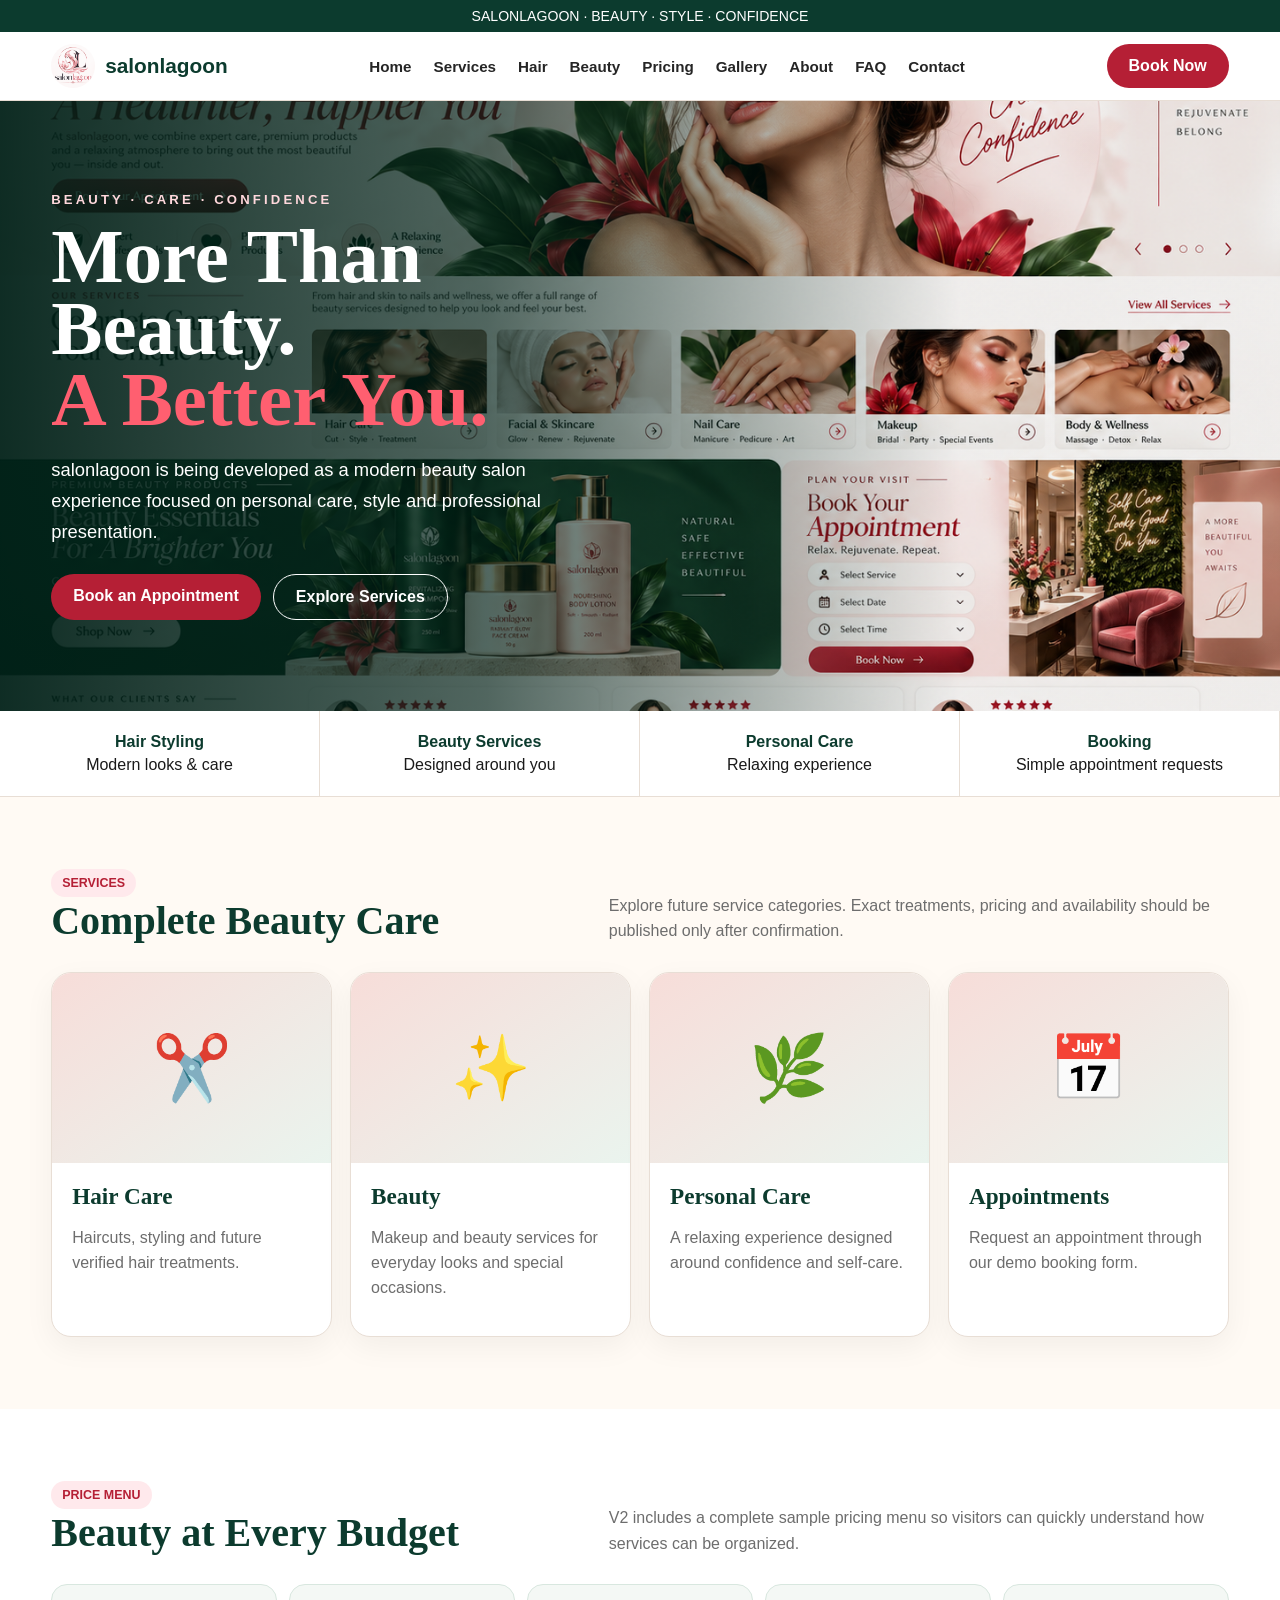
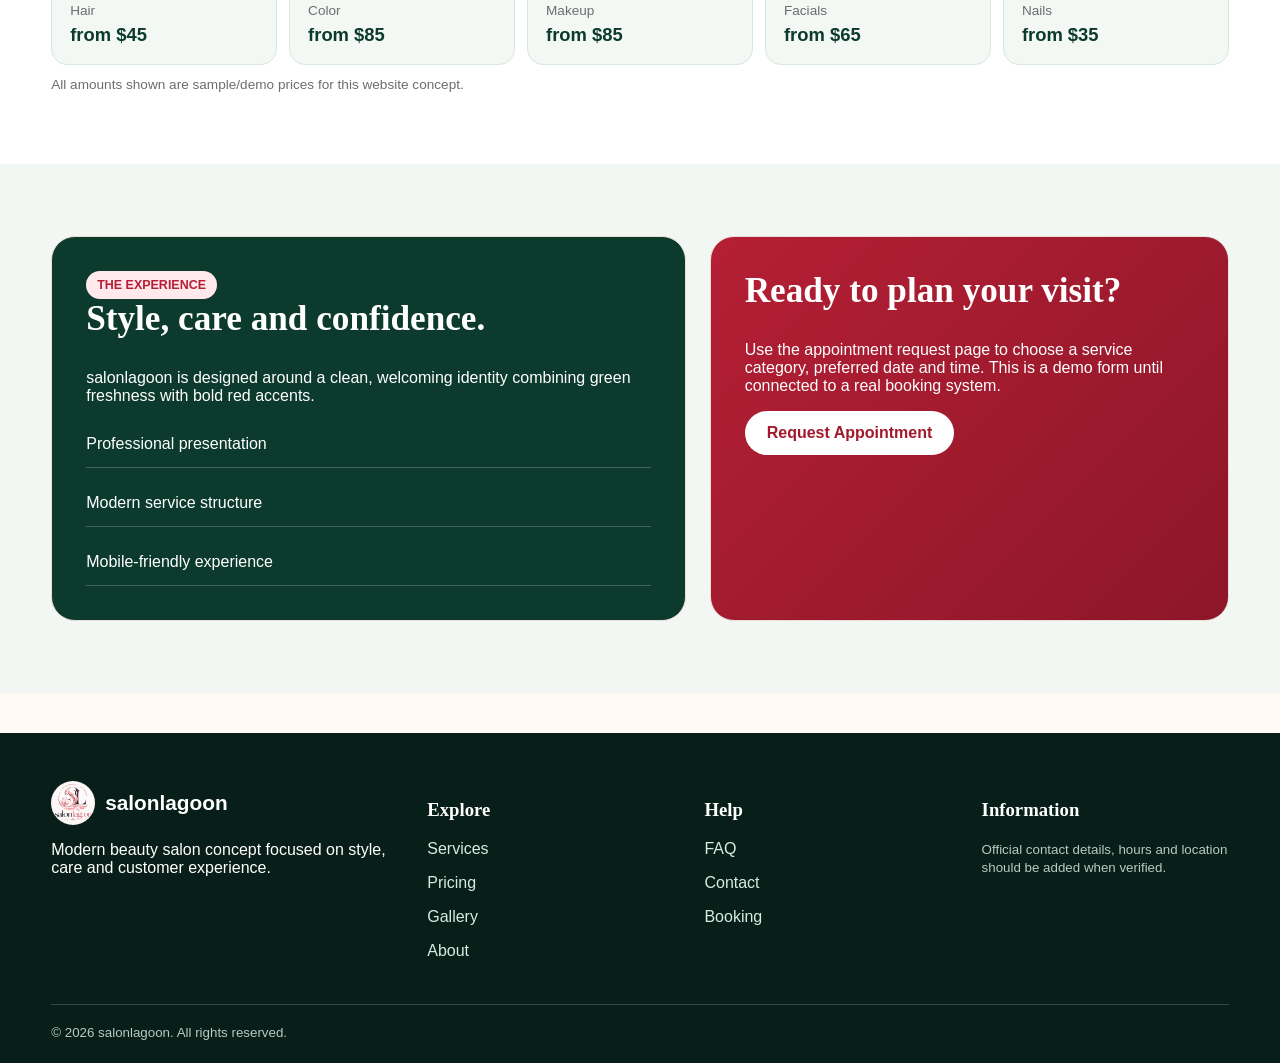
<file: index.html>
<!doctype html><html lang="en"><head><meta charset="utf-8"><meta name="viewport" content="width=device-width,initial-scale=1"><title>salonlagoon | Beauty Salon</title><meta name="description" content="Modern beauty salon focused on hair styling, personal care and beauty services."><link rel="icon" href="favicon.png"><link rel="stylesheet" href="styles.css"></head><body>
<div class="topbar">SALONLAGOON · BEAUTY · STYLE · CONFIDENCE</div><nav class="nav"><div class="wrap"><a class="brand" href="index.html"><img src="assets/logo.png" alt="salonlagoon logo">salonlagoon</a><div class="menu"><a href="index.html">Home</a><a href="services.html">Services</a><a href="hair.html">Hair</a><a href="beauty.html">Beauty</a><a href="pricing.html">Pricing</a><a href="gallery.html">Gallery</a><a href="about.html">About</a><a href="faq.html">FAQ</a><a href="contact.html">Contact</a></div><a class="btn btn-red" href="booking.html">Book Now</a></div></nav>
<section class="hero"><div class="wrap"><div class="hero-card"><div class="eyebrow">Beauty · Care · Confidence</div><h1>More Than Beauty.<br><span>A Better You.</span></h1><p>salonlagoon is being developed as a modern beauty salon experience focused on personal care, style and professional presentation.</p><div class="hero-actions"><a class="btn btn-red" href="booking.html">Book an Appointment</a><a class="btn btn-outline" style="border-color:#fff;color:#fff" href="services.html">Explore Services</a></div></div></div></section>
<section class="strip"><div><strong>Hair Styling</strong><span>Modern looks & care</span></div><div><strong>Beauty Services</strong><span>Designed around you</span></div><div><strong>Personal Care</strong><span>Relaxing experience</span></div><div><strong>Booking</strong><span>Simple appointment requests</span></div></section>
<section class="section"><div class="wrap"><div class="section-title"><div><span class="badge">SERVICES</span><h2>Complete Beauty Care</h2></div><p>Explore future service categories. Exact treatments, pricing and availability should be published only after confirmation.</p></div><div class="cards"><article class="card"><div class="card-media">✂️</div><div class="card-body"><h3>Hair Care</h3><p>Haircuts, styling and future verified hair treatments.</p></div></article><article class="card"><div class="card-media">✨</div><div class="card-body"><h3>Beauty</h3><p>Makeup and beauty services for everyday looks and special occasions.</p></div></article><article class="card"><div class="card-media">🌿</div><div class="card-body"><h3>Personal Care</h3><p>A relaxing experience designed around confidence and self-care.</p></div></article><article class="card"><div class="card-media">📅</div><div class="card-body"><h3>Appointments</h3><p>Request an appointment through our demo booking form.</p></div></article></div></div></section>
<section class="section pricing-preview"><div class="wrap"><div class="section-title"><div><span class="badge">PRICE MENU</span><h2>Beauty at Every Budget</h2></div><p>V2 includes a complete sample pricing menu so visitors can quickly understand how services can be organized.</p></div><div class="price-chips"><a href="pricing.html"><span>Hair</span><strong>from $45</strong></a><a href="pricing.html"><span>Color</span><strong>from $85</strong></a><a href="pricing.html"><span>Makeup</span><strong>from $85</strong></a><a href="pricing.html"><span>Facials</span><strong>from $65</strong></a><a href="pricing.html"><span>Nails</span><strong>from $35</strong></a></div><div class="pricing-disclaimer">All amounts shown are sample/demo prices for this website concept.</div></div></section><section class="section" style="background:#f3f7f4"><div class="wrap split"><div class="panel dark"><span class="badge">THE EXPERIENCE</span><h2>Style, care and confidence.</h2><p>salonlagoon is designed around a clean, welcoming identity combining green freshness with bold red accents.</p><div class="list"><div>Professional presentation</div><div>Modern service structure</div><div>Mobile-friendly experience</div></div></div><div class="panel red"><h2>Ready to plan your visit?</h2><p>Use the appointment request page to choose a service category, preferred date and time. This is a demo form until connected to a real booking system.</p><a class="btn" style="background:white;color:#a3182d" href="booking.html">Request Appointment</a></div></div></section>
<footer class="footer"><div class="wrap footer-grid"><div><a class="brand" style="color:#fff" href="index.html"><img src="assets/logo.png">salonlagoon</a><p>Modern beauty salon concept focused on style, care and customer experience.</p></div><div><h3>Explore</h3><p><a href="services.html">Services</a></p><p><a href="pricing.html">Pricing</a></p><p><a href="gallery.html">Gallery</a></p><p><a href="about.html">About</a></p></div><div><h3>Help</h3><p><a href="faq.html">FAQ</a></p><p><a href="contact.html">Contact</a></p><p><a href="booking.html">Booking</a></p></div><div><h3>Information</h3><small>Official contact details, hours and location should be added when verified.</small></div></div><div class="wrap" style="margin-top:28px;border-top:1px solid #2d4d43;padding-top:18px"><small>© <span id="year"></span> salonlagoon. All rights reserved.</small></div></footer><script src="script.js"></script></body></html>
</file>
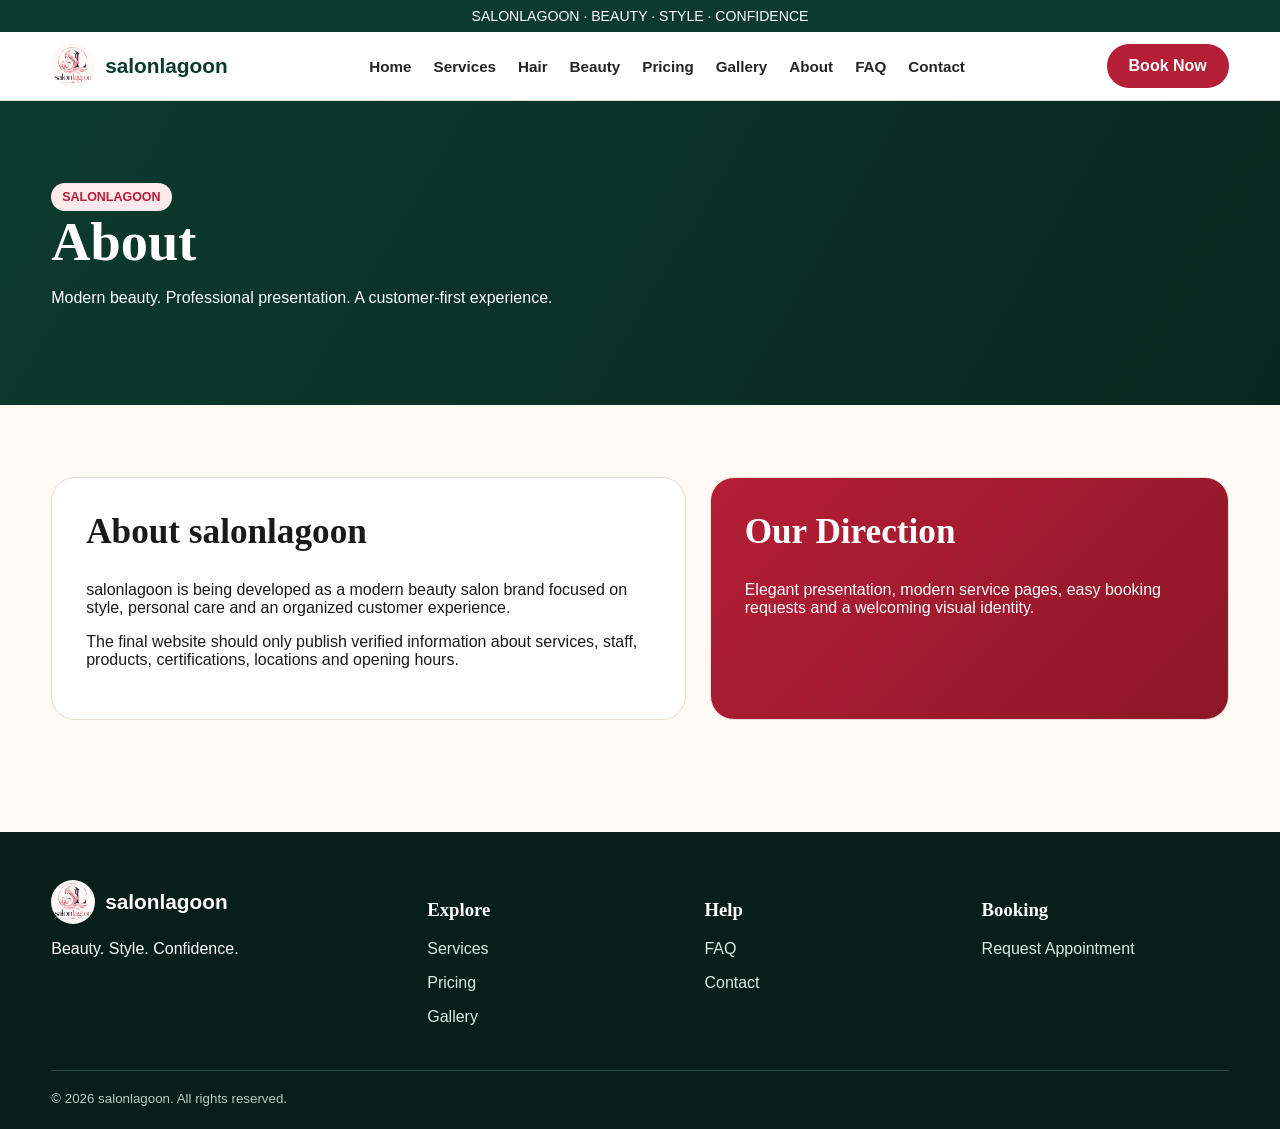
<file: about.html>
<!doctype html><html lang="en"><head><meta charset="utf-8"><meta name="viewport" content="width=device-width,initial-scale=1"><title>About | salonlagoon</title><link rel="icon" href="favicon.png"><link rel="stylesheet" href="styles.css"></head><body><div class="topbar">SALONLAGOON · BEAUTY · STYLE · CONFIDENCE</div><nav class="nav"><div class="wrap"><a class="brand" href="index.html"><img src="assets/logo.png" alt="salonlagoon logo">salonlagoon</a><div class="menu"><a href="index.html">Home</a><a href="services.html">Services</a><a href="hair.html">Hair</a><a href="beauty.html">Beauty</a><a href="pricing.html">Pricing</a><a href="gallery.html">Gallery</a><a href="about.html">About</a><a href="faq.html">FAQ</a><a href="contact.html">Contact</a></div><a class="btn btn-red" href="booking.html">Book Now</a></div></nav><section class="page-hero"><div class="wrap"><span class="badge">SALONLAGOON</span><h1>About</h1><p>Modern beauty. Professional presentation. A customer-first experience.</p></div></section><main class="section"><div class="wrap"><div class="split"><div class="panel"><h2>About salonlagoon</h2><p>salonlagoon is being developed as a modern beauty salon brand focused on style, personal care and an organized customer experience.</p><p>The final website should only publish verified information about services, staff, products, certifications, locations and opening hours.</p></div><div class="panel red"><h2>Our Direction</h2><p>Elegant presentation, modern service pages, easy booking requests and a welcoming visual identity.</p></div></div></div></main><footer class="footer"><div class="wrap footer-grid"><div><a class="brand" style="color:#fff" href="index.html"><img src="assets/logo.png">salonlagoon</a><p>Beauty. Style. Confidence.</p></div><div><h3>Explore</h3><p><a href="services.html">Services</a></p><p><a href="pricing.html">Pricing</a></p><p><a href="gallery.html">Gallery</a></p></div><div><h3>Help</h3><p><a href="faq.html">FAQ</a></p><p><a href="contact.html">Contact</a></p></div><div><h3>Booking</h3><p><a href="booking.html">Request Appointment</a></p></div></div><div class="wrap" style="margin-top:28px;border-top:1px solid #2d4d43;padding-top:18px"><small>© <span id="year"></span> salonlagoon. All rights reserved.</small></div></footer><script src="script.js"></script></body></html>
</file>
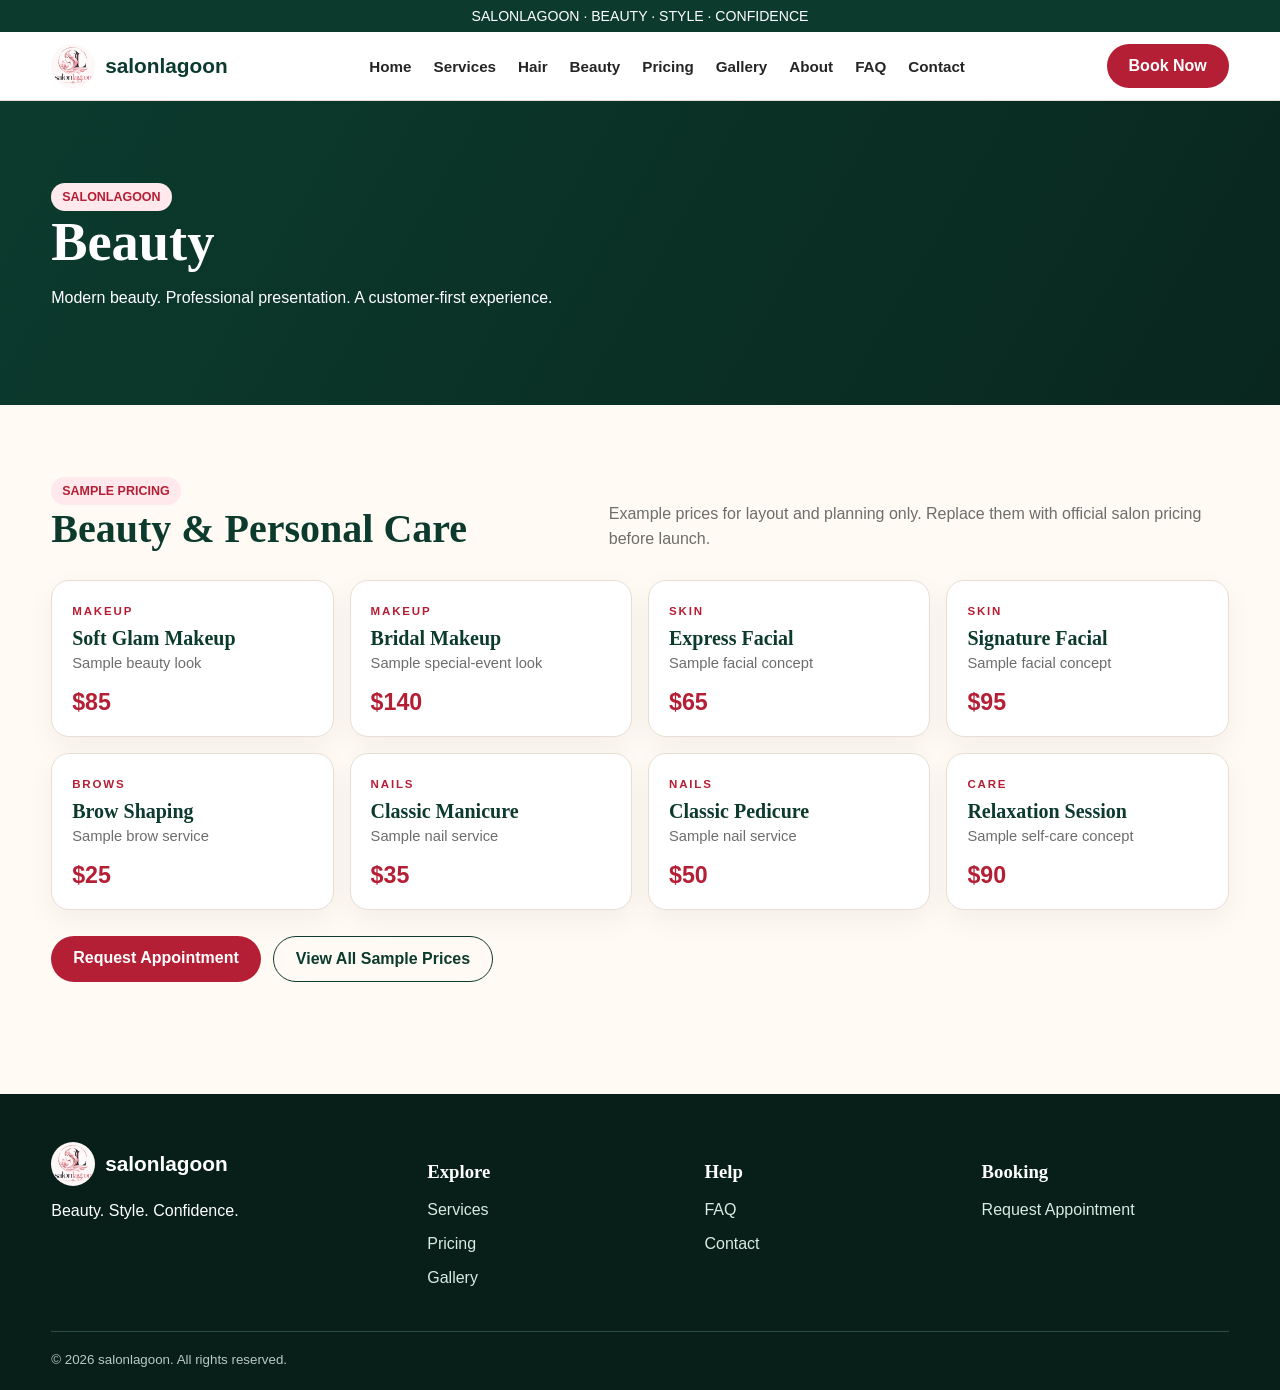
<file: beauty.html>
<!doctype html><html lang="en"><head><meta charset="utf-8"><meta name="viewport" content="width=device-width,initial-scale=1"><title>Beauty | salonlagoon</title><link rel="icon" href="favicon.png"><link rel="stylesheet" href="styles.css"></head><body><div class="topbar">SALONLAGOON · BEAUTY · STYLE · CONFIDENCE</div><nav class="nav"><div class="wrap"><a class="brand" href="index.html"><img src="assets/logo.png" alt="salonlagoon logo">salonlagoon</a><div class="menu"><a href="index.html">Home</a><a href="services.html">Services</a><a href="hair.html">Hair</a><a href="beauty.html">Beauty</a><a href="pricing.html">Pricing</a><a href="gallery.html">Gallery</a><a href="about.html">About</a><a href="faq.html">FAQ</a><a href="contact.html">Contact</a></div><a class="btn btn-red" href="booking.html">Book Now</a></div></nav><section class="page-hero"><div class="wrap"><span class="badge">SALONLAGOON</span><h1>Beauty</h1><p>Modern beauty. Professional presentation. A customer-first experience.</p></div></section><main class="section"><div class="wrap"><div class="section-title"><div><span class="badge">SAMPLE PRICING</span><h2>Beauty & Personal Care</h2></div><p>Example prices for layout and planning only. Replace them with official salon pricing before launch.</p></div><div class="service-price-grid"><div class="service-price"><span>MAKEUP</span><h3>Soft Glam Makeup</h3><p>Sample beauty look</p><strong>$85</strong></div><div class="service-price"><span>MAKEUP</span><h3>Bridal Makeup</h3><p>Sample special-event look</p><strong>$140</strong></div><div class="service-price"><span>SKIN</span><h3>Express Facial</h3><p>Sample facial concept</p><strong>$65</strong></div><div class="service-price"><span>SKIN</span><h3>Signature Facial</h3><p>Sample facial concept</p><strong>$95</strong></div><div class="service-price"><span>BROWS</span><h3>Brow Shaping</h3><p>Sample brow service</p><strong>$25</strong></div><div class="service-price"><span>NAILS</span><h3>Classic Manicure</h3><p>Sample nail service</p><strong>$35</strong></div><div class="service-price"><span>NAILS</span><h3>Classic Pedicure</h3><p>Sample nail service</p><strong>$50</strong></div><div class="service-price"><span>CARE</span><h3>Relaxation Session</h3><p>Sample self-care concept</p><strong>$90</strong></div></div><div style="margin-top:26px;display:flex;gap:12px;flex-wrap:wrap"><a class="btn btn-red" href="booking.html">Request Appointment</a><a class="btn btn-outline" href="pricing.html">View All Sample Prices</a></div></div></main><footer class="footer"><div class="wrap footer-grid"><div><a class="brand" style="color:#fff" href="index.html"><img src="assets/logo.png">salonlagoon</a><p>Beauty. Style. Confidence.</p></div><div><h3>Explore</h3><p><a href="services.html">Services</a></p><p><a href="pricing.html">Pricing</a></p><p><a href="gallery.html">Gallery</a></p></div><div><h3>Help</h3><p><a href="faq.html">FAQ</a></p><p><a href="contact.html">Contact</a></p></div><div><h3>Booking</h3><p><a href="booking.html">Request Appointment</a></p></div></div><div class="wrap" style="margin-top:28px;border-top:1px solid #2d4d43;padding-top:18px"><small>© <span id="year"></span> salonlagoon. All rights reserved.</small></div></footer><script src="script.js"></script></body></html>
</file>
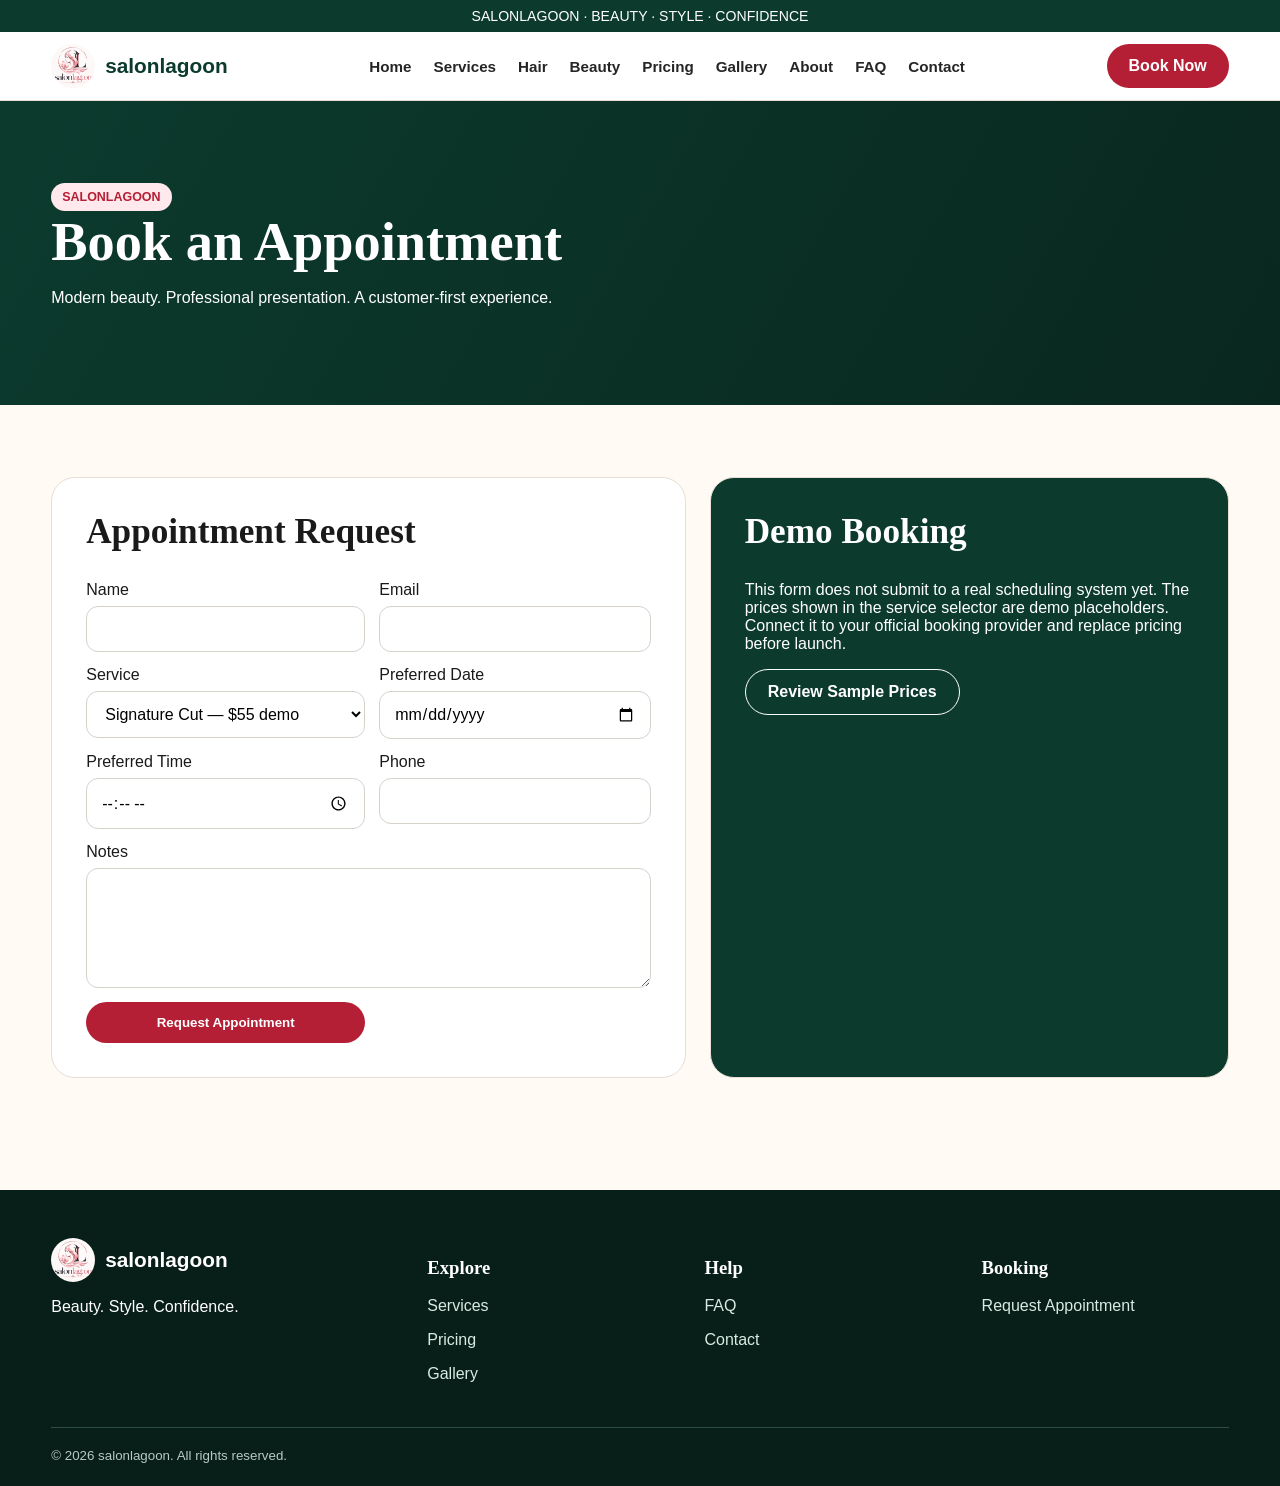
<file: booking.html>
<!doctype html><html lang="en"><head><meta charset="utf-8"><meta name="viewport" content="width=device-width,initial-scale=1"><title>Book an Appointment | salonlagoon</title><link rel="icon" href="favicon.png"><link rel="stylesheet" href="styles.css"></head><body><div class="topbar">SALONLAGOON · BEAUTY · STYLE · CONFIDENCE</div><nav class="nav"><div class="wrap"><a class="brand" href="index.html"><img src="assets/logo.png" alt="salonlagoon logo">salonlagoon</a><div class="menu"><a href="index.html">Home</a><a href="services.html">Services</a><a href="hair.html">Hair</a><a href="beauty.html">Beauty</a><a href="pricing.html">Pricing</a><a href="gallery.html">Gallery</a><a href="about.html">About</a><a href="faq.html">FAQ</a><a href="contact.html">Contact</a></div><a class="btn btn-red" href="booking.html">Book Now</a></div></nav><section class="page-hero"><div class="wrap"><span class="badge">SALONLAGOON</span><h1>Book an Appointment</h1><p>Modern beauty. Professional presentation. A customer-first experience.</p></div></section><main class="section"><div class="wrap"><div class="split"><div class="panel"><h2>Appointment Request</h2><form data-demo-form class="form-grid"><div class="field"><label>Name</label><input required></div><div class="field"><label>Email</label><input type="email" required></div><div class="field"><label>Service</label><select><option>Signature Cut — $55 demo</option><option>Blowout — $45 demo</option><option>Root Color — $85 demo</option><option>Full Color — $120 demo</option><option>Highlights — $140 demo</option><option>Balayage — $175 demo</option><option>Event Styling — $95 demo</option><option>Soft Glam Makeup — $85 demo</option><option>Bridal Makeup — $140 demo</option><option>Express Facial — $65 demo</option><option>Signature Facial — $95 demo</option><option>Brow Shaping — $25 demo</option><option>Classic Manicure — $35 demo</option><option>Classic Pedicure — $50 demo</option></select></div><div class="field"><label>Preferred Date</label><input type="date"></div><div class="field"><label>Preferred Time</label><input type="time"></div><div class="field"><label>Phone</label><input></div><div class="field" style="grid-column:1/-1"><label>Notes</label><textarea></textarea></div><button class="btn btn-red" type="submit">Request Appointment</button></form></div><div class="panel dark"><h2>Demo Booking</h2><p>This form does not submit to a real scheduling system yet. The prices shown in the service selector are demo placeholders. Connect it to your official booking provider and replace pricing before launch.</p><p><a class="btn btn-outline" style="border-color:#fff;color:#fff" href="pricing.html">Review Sample Prices</a></p></div></div></div></main><footer class="footer"><div class="wrap footer-grid"><div><a class="brand" style="color:#fff" href="index.html"><img src="assets/logo.png">salonlagoon</a><p>Beauty. Style. Confidence.</p></div><div><h3>Explore</h3><p><a href="services.html">Services</a></p><p><a href="pricing.html">Pricing</a></p><p><a href="gallery.html">Gallery</a></p></div><div><h3>Help</h3><p><a href="faq.html">FAQ</a></p><p><a href="contact.html">Contact</a></p></div><div><h3>Booking</h3><p><a href="booking.html">Request Appointment</a></p></div></div><div class="wrap" style="margin-top:28px;border-top:1px solid #2d4d43;padding-top:18px"><small>© <span id="year"></span> salonlagoon. All rights reserved.</small></div></footer><script src="script.js"></script></body></html>
</file>
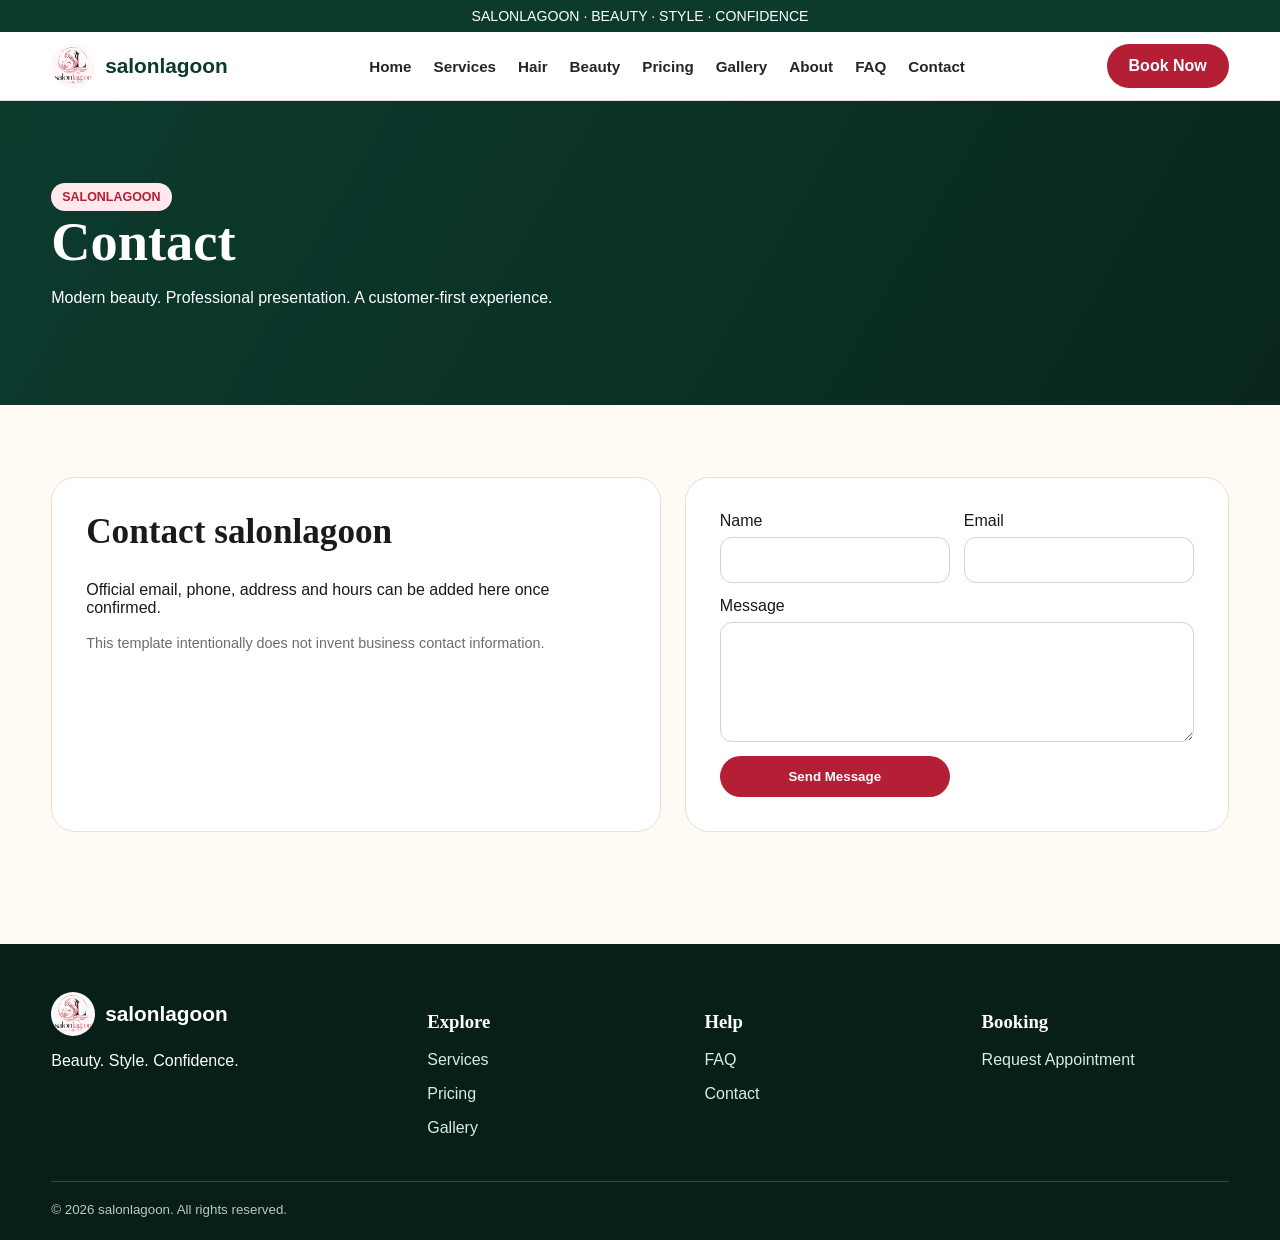
<file: contact.html>
<!doctype html><html lang="en"><head><meta charset="utf-8"><meta name="viewport" content="width=device-width,initial-scale=1"><title>Contact | salonlagoon</title><link rel="icon" href="favicon.png"><link rel="stylesheet" href="styles.css"></head><body><div class="topbar">SALONLAGOON · BEAUTY · STYLE · CONFIDENCE</div><nav class="nav"><div class="wrap"><a class="brand" href="index.html"><img src="assets/logo.png" alt="salonlagoon logo">salonlagoon</a><div class="menu"><a href="index.html">Home</a><a href="services.html">Services</a><a href="hair.html">Hair</a><a href="beauty.html">Beauty</a><a href="pricing.html">Pricing</a><a href="gallery.html">Gallery</a><a href="about.html">About</a><a href="faq.html">FAQ</a><a href="contact.html">Contact</a></div><a class="btn btn-red" href="booking.html">Book Now</a></div></nav><section class="page-hero"><div class="wrap"><span class="badge">SALONLAGOON</span><h1>Contact</h1><p>Modern beauty. Professional presentation. A customer-first experience.</p></div></section><main class="section"><div class="wrap"><div class="split"><div class="panel"><h2>Contact salonlagoon</h2><p>Official email, phone, address and hours can be added here once confirmed.</p><p class="notice">This template intentionally does not invent business contact information.</p></div><div class="panel"><form data-demo-form class="form-grid"><div class="field"><label>Name</label><input required></div><div class="field"><label>Email</label><input type="email" required></div><div class="field" style="grid-column:1/-1"><label>Message</label><textarea required></textarea></div><button class="btn btn-red" type="submit">Send Message</button></form></div></div></div></main><footer class="footer"><div class="wrap footer-grid"><div><a class="brand" style="color:#fff" href="index.html"><img src="assets/logo.png">salonlagoon</a><p>Beauty. Style. Confidence.</p></div><div><h3>Explore</h3><p><a href="services.html">Services</a></p><p><a href="pricing.html">Pricing</a></p><p><a href="gallery.html">Gallery</a></p></div><div><h3>Help</h3><p><a href="faq.html">FAQ</a></p><p><a href="contact.html">Contact</a></p></div><div><h3>Booking</h3><p><a href="booking.html">Request Appointment</a></p></div></div><div class="wrap" style="margin-top:28px;border-top:1px solid #2d4d43;padding-top:18px"><small>© <span id="year"></span> salonlagoon. All rights reserved.</small></div></footer><script src="script.js"></script></body></html>
</file>
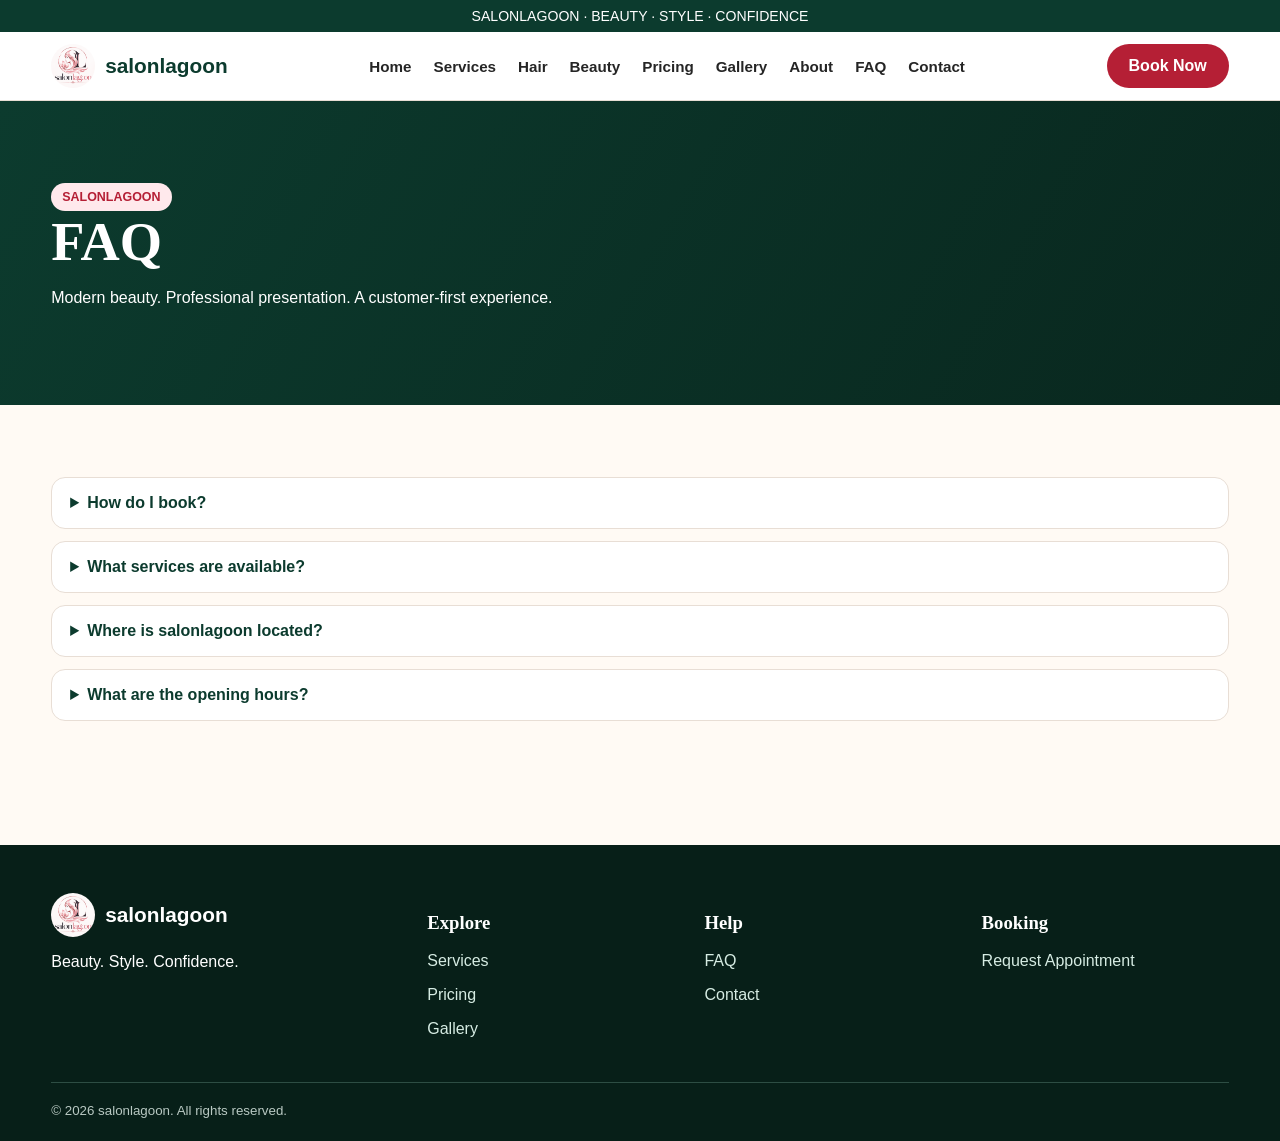
<file: faq.html>
<!doctype html><html lang="en"><head><meta charset="utf-8"><meta name="viewport" content="width=device-width,initial-scale=1"><title>FAQ | salonlagoon</title><link rel="icon" href="favicon.png"><link rel="stylesheet" href="styles.css"></head><body><div class="topbar">SALONLAGOON · BEAUTY · STYLE · CONFIDENCE</div><nav class="nav"><div class="wrap"><a class="brand" href="index.html"><img src="assets/logo.png" alt="salonlagoon logo">salonlagoon</a><div class="menu"><a href="index.html">Home</a><a href="services.html">Services</a><a href="hair.html">Hair</a><a href="beauty.html">Beauty</a><a href="pricing.html">Pricing</a><a href="gallery.html">Gallery</a><a href="about.html">About</a><a href="faq.html">FAQ</a><a href="contact.html">Contact</a></div><a class="btn btn-red" href="booking.html">Book Now</a></div></nav><section class="page-hero"><div class="wrap"><span class="badge">SALONLAGOON</span><h1>FAQ</h1><p>Modern beauty. Professional presentation. A customer-first experience.</p></div></section><main class="section"><div class="wrap"><div class="faq"><details><summary>How do I book?</summary><p>Use the demo appointment form. Connect it to your real booking system before publishing.</p></details><details><summary>What services are available?</summary><p>Publish only your officially confirmed services.</p></details><details><summary>Where is salonlagoon located?</summary><p>Add your official location once confirmed.</p></details><details><summary>What are the opening hours?</summary><p>Add verified business hours before publishing.</p></details></div></div></main><footer class="footer"><div class="wrap footer-grid"><div><a class="brand" style="color:#fff" href="index.html"><img src="assets/logo.png">salonlagoon</a><p>Beauty. Style. Confidence.</p></div><div><h3>Explore</h3><p><a href="services.html">Services</a></p><p><a href="pricing.html">Pricing</a></p><p><a href="gallery.html">Gallery</a></p></div><div><h3>Help</h3><p><a href="faq.html">FAQ</a></p><p><a href="contact.html">Contact</a></p></div><div><h3>Booking</h3><p><a href="booking.html">Request Appointment</a></p></div></div><div class="wrap" style="margin-top:28px;border-top:1px solid #2d4d43;padding-top:18px"><small>© <span id="year"></span> salonlagoon. All rights reserved.</small></div></footer><script src="script.js"></script></body></html>
</file>
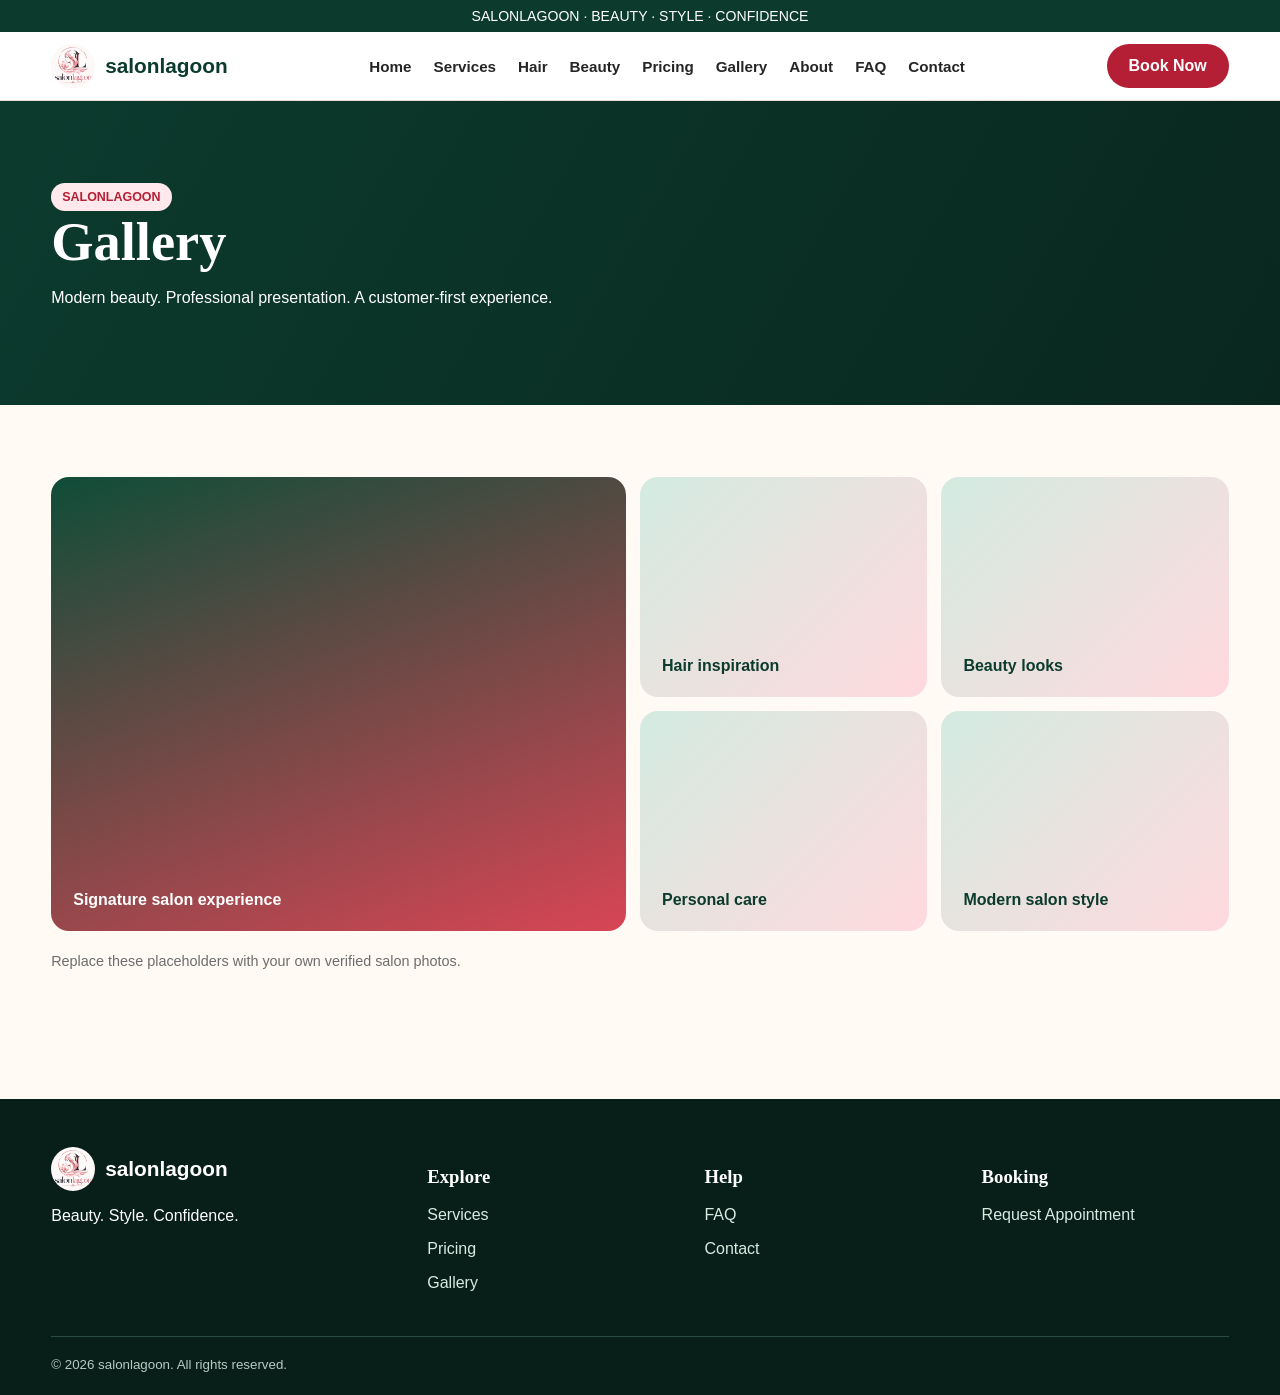
<file: gallery.html>
<!doctype html><html lang="en"><head><meta charset="utf-8"><meta name="viewport" content="width=device-width,initial-scale=1"><title>Gallery | salonlagoon</title><link rel="icon" href="favicon.png"><link rel="stylesheet" href="styles.css"></head><body><div class="topbar">SALONLAGOON · BEAUTY · STYLE · CONFIDENCE</div><nav class="nav"><div class="wrap"><a class="brand" href="index.html"><img src="assets/logo.png" alt="salonlagoon logo">salonlagoon</a><div class="menu"><a href="index.html">Home</a><a href="services.html">Services</a><a href="hair.html">Hair</a><a href="beauty.html">Beauty</a><a href="pricing.html">Pricing</a><a href="gallery.html">Gallery</a><a href="about.html">About</a><a href="faq.html">FAQ</a><a href="contact.html">Contact</a></div><a class="btn btn-red" href="booking.html">Book Now</a></div></nav><section class="page-hero"><div class="wrap"><span class="badge">SALONLAGOON</span><h1>Gallery</h1><p>Modern beauty. Professional presentation. A customer-first experience.</p></div></section><main class="section"><div class="wrap"><div class="gallery"><div class="tile">Signature salon experience</div><div class="tile">Hair inspiration</div><div class="tile">Beauty looks</div><div class="tile">Personal care</div><div class="tile">Modern salon style</div></div><p class="notice" style="margin-top:20px">Replace these placeholders with your own verified salon photos.</p></div></main><footer class="footer"><div class="wrap footer-grid"><div><a class="brand" style="color:#fff" href="index.html"><img src="assets/logo.png">salonlagoon</a><p>Beauty. Style. Confidence.</p></div><div><h3>Explore</h3><p><a href="services.html">Services</a></p><p><a href="pricing.html">Pricing</a></p><p><a href="gallery.html">Gallery</a></p></div><div><h3>Help</h3><p><a href="faq.html">FAQ</a></p><p><a href="contact.html">Contact</a></p></div><div><h3>Booking</h3><p><a href="booking.html">Request Appointment</a></p></div></div><div class="wrap" style="margin-top:28px;border-top:1px solid #2d4d43;padding-top:18px"><small>© <span id="year"></span> salonlagoon. All rights reserved.</small></div></footer><script src="script.js"></script></body></html>
</file>
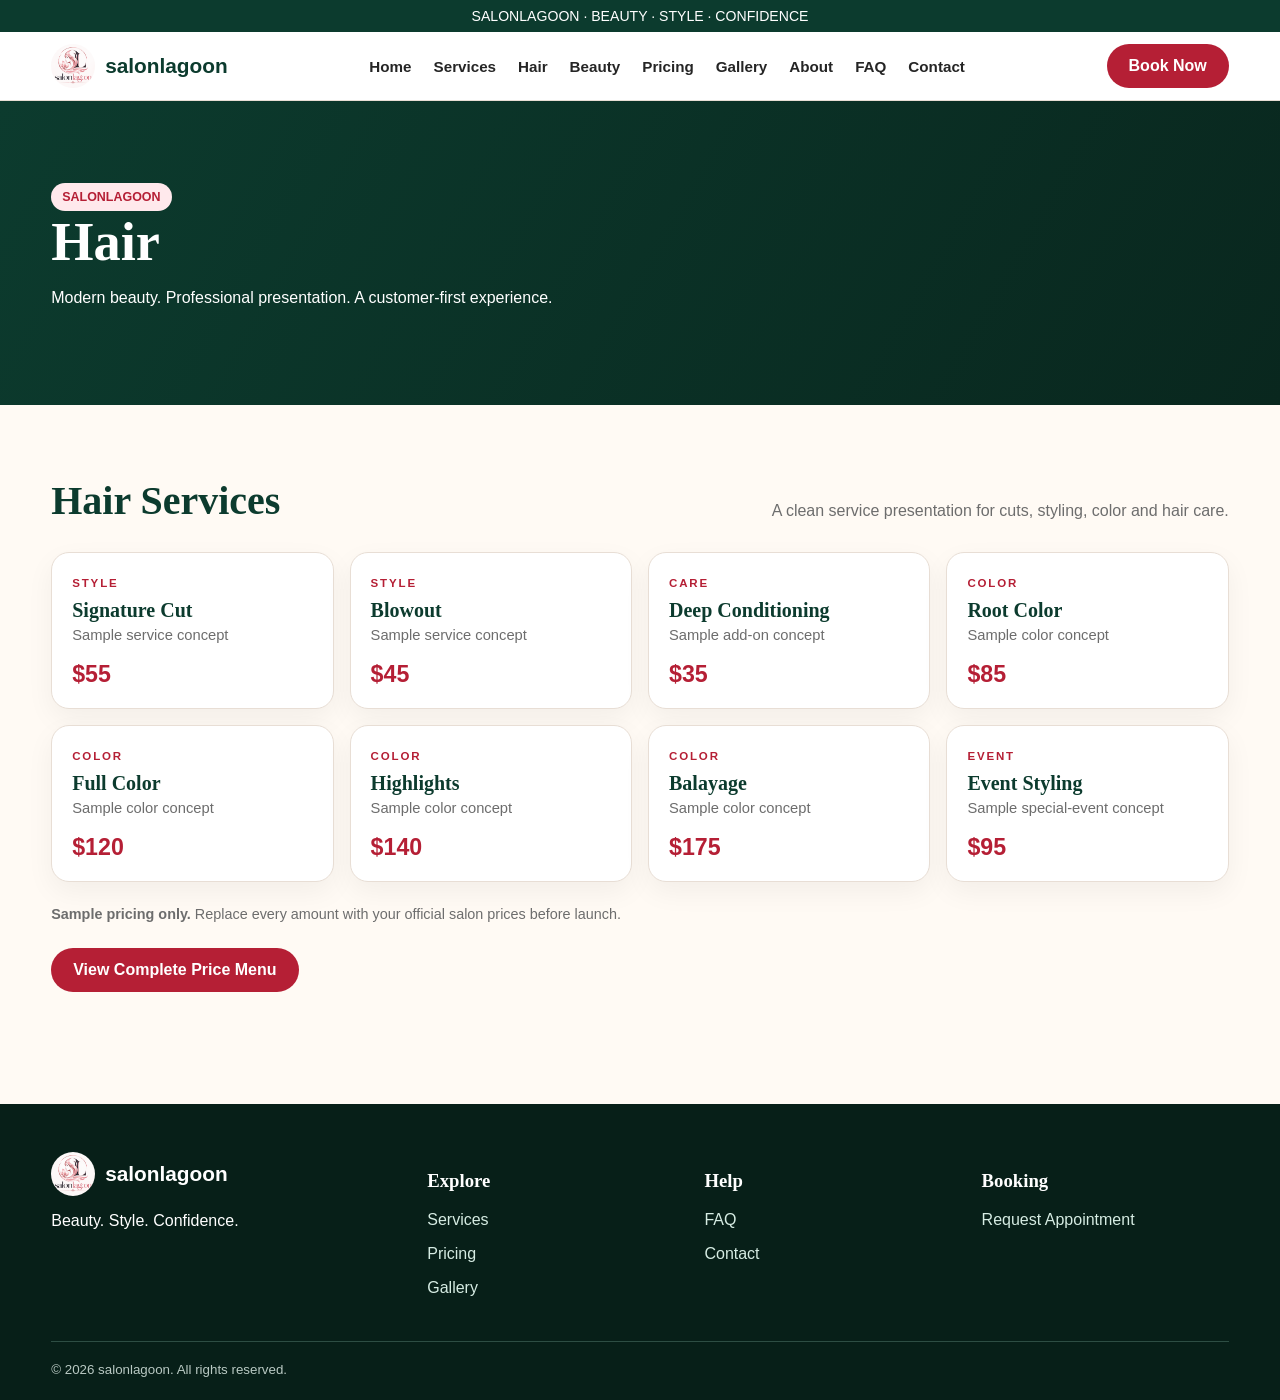
<file: hair.html>
<!doctype html><html lang="en"><head><meta charset="utf-8"><meta name="viewport" content="width=device-width,initial-scale=1"><title>Hair | salonlagoon</title><link rel="icon" href="favicon.png"><link rel="stylesheet" href="styles.css"></head><body><div class="topbar">SALONLAGOON · BEAUTY · STYLE · CONFIDENCE</div><nav class="nav"><div class="wrap"><a class="brand" href="index.html"><img src="assets/logo.png" alt="salonlagoon logo">salonlagoon</a><div class="menu"><a href="index.html">Home</a><a href="services.html">Services</a><a href="hair.html">Hair</a><a href="beauty.html">Beauty</a><a href="pricing.html">Pricing</a><a href="gallery.html">Gallery</a><a href="about.html">About</a><a href="faq.html">FAQ</a><a href="contact.html">Contact</a></div><a class="btn btn-red" href="booking.html">Book Now</a></div></nav><section class="page-hero"><div class="wrap"><span class="badge">SALONLAGOON</span><h1>Hair</h1><p>Modern beauty. Professional presentation. A customer-first experience.</p></div></section><main class="section"><div class="wrap"><div class="section-title"><h2>Hair Services</h2><p>A clean service presentation for cuts, styling, color and hair care.</p></div><div class="service-price-grid"><div class="service-price"><span>STYLE</span><h3>Signature Cut</h3><p>Sample service concept</p><strong>$55</strong></div><div class="service-price"><span>STYLE</span><h3>Blowout</h3><p>Sample service concept</p><strong>$45</strong></div><div class="service-price"><span>CARE</span><h3>Deep Conditioning</h3><p>Sample add-on concept</p><strong>$35</strong></div><div class="service-price"><span>COLOR</span><h3>Root Color</h3><p>Sample color concept</p><strong>$85</strong></div><div class="service-price"><span>COLOR</span><h3>Full Color</h3><p>Sample color concept</p><strong>$120</strong></div><div class="service-price"><span>COLOR</span><h3>Highlights</h3><p>Sample color concept</p><strong>$140</strong></div><div class="service-price"><span>COLOR</span><h3>Balayage</h3><p>Sample color concept</p><strong>$175</strong></div><div class="service-price"><span>EVENT</span><h3>Event Styling</h3><p>Sample special-event concept</p><strong>$95</strong></div></div><p class="notice" style="margin-top:22px"><strong>Sample pricing only.</strong> Replace every amount with your official salon prices before launch.</p><div style="margin-top:22px"><a class="btn btn-red" href="pricing.html">View Complete Price Menu</a></div></div></main><footer class="footer"><div class="wrap footer-grid"><div><a class="brand" style="color:#fff" href="index.html"><img src="assets/logo.png">salonlagoon</a><p>Beauty. Style. Confidence.</p></div><div><h3>Explore</h3><p><a href="services.html">Services</a></p><p><a href="pricing.html">Pricing</a></p><p><a href="gallery.html">Gallery</a></p></div><div><h3>Help</h3><p><a href="faq.html">FAQ</a></p><p><a href="contact.html">Contact</a></p></div><div><h3>Booking</h3><p><a href="booking.html">Request Appointment</a></p></div></div><div class="wrap" style="margin-top:28px;border-top:1px solid #2d4d43;padding-top:18px"><small>© <span id="year"></span> salonlagoon. All rights reserved.</small></div></footer><script src="script.js"></script></body></html>
</file>
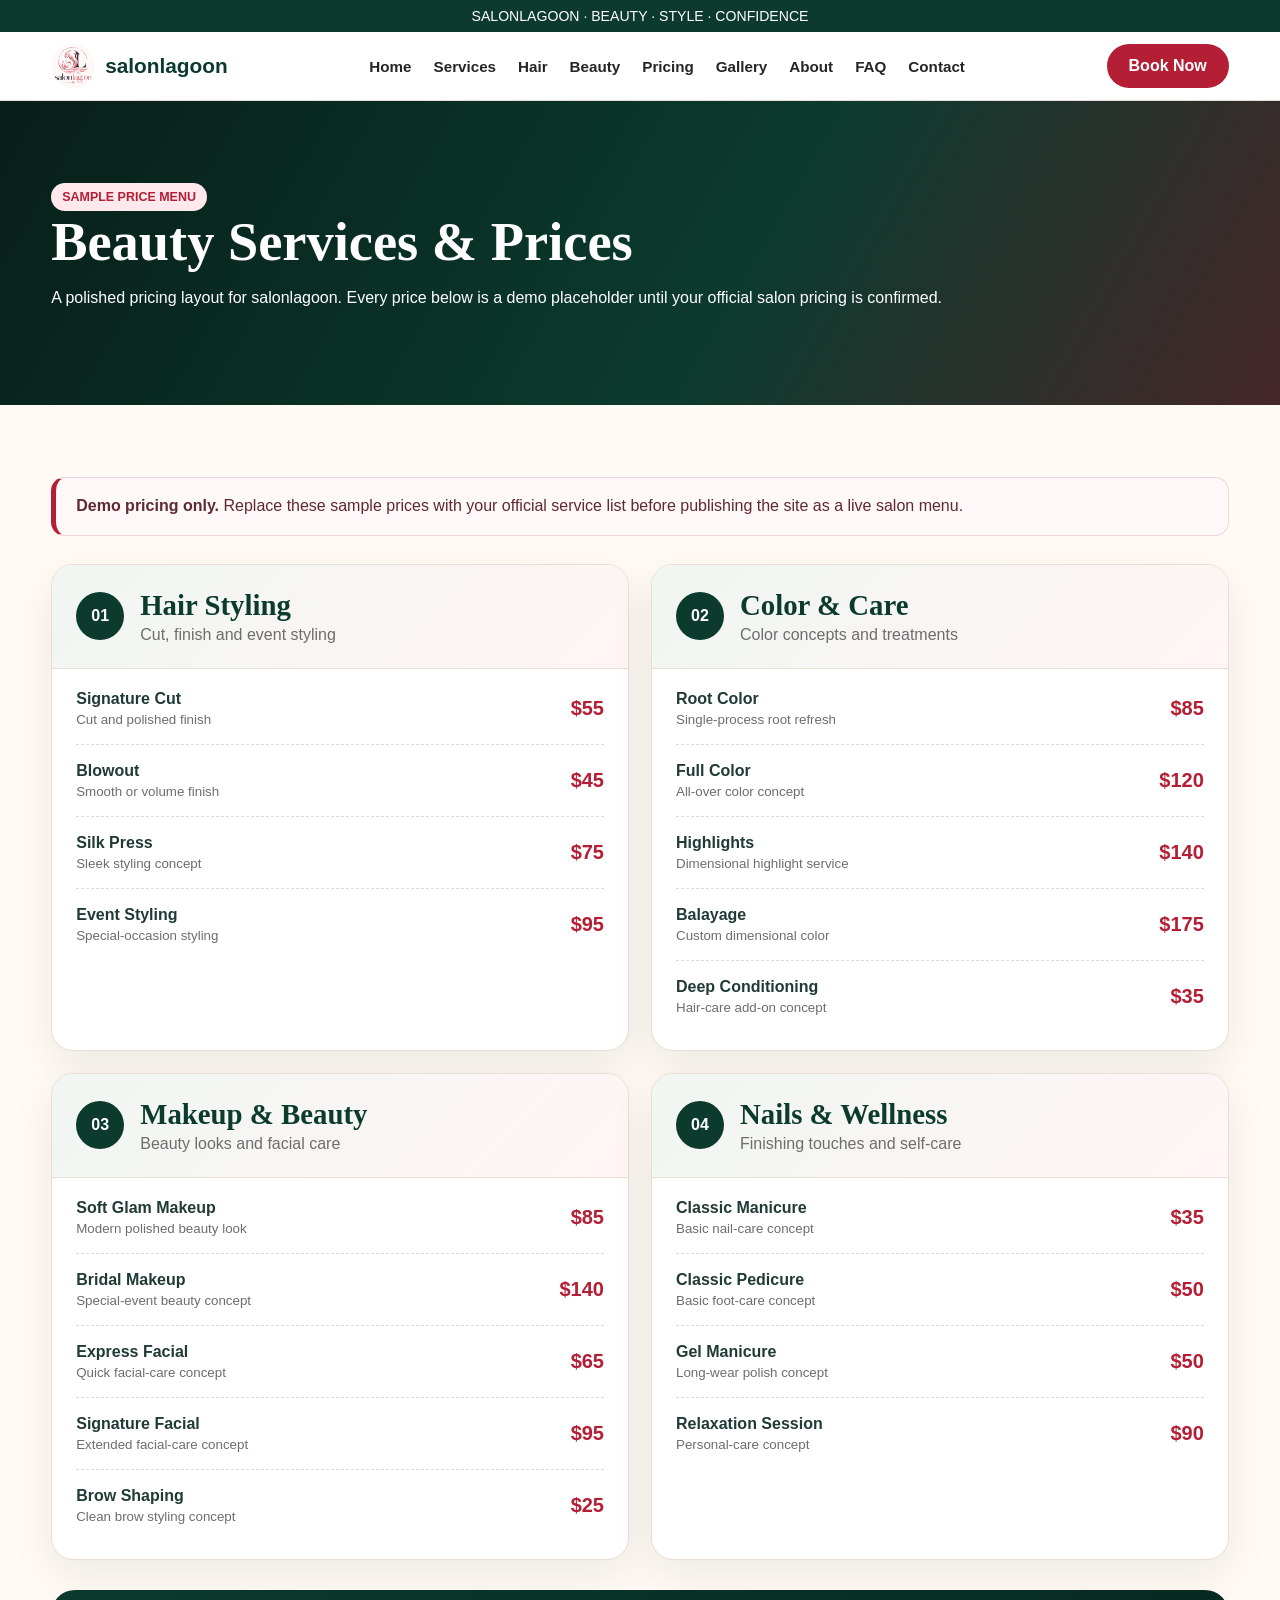
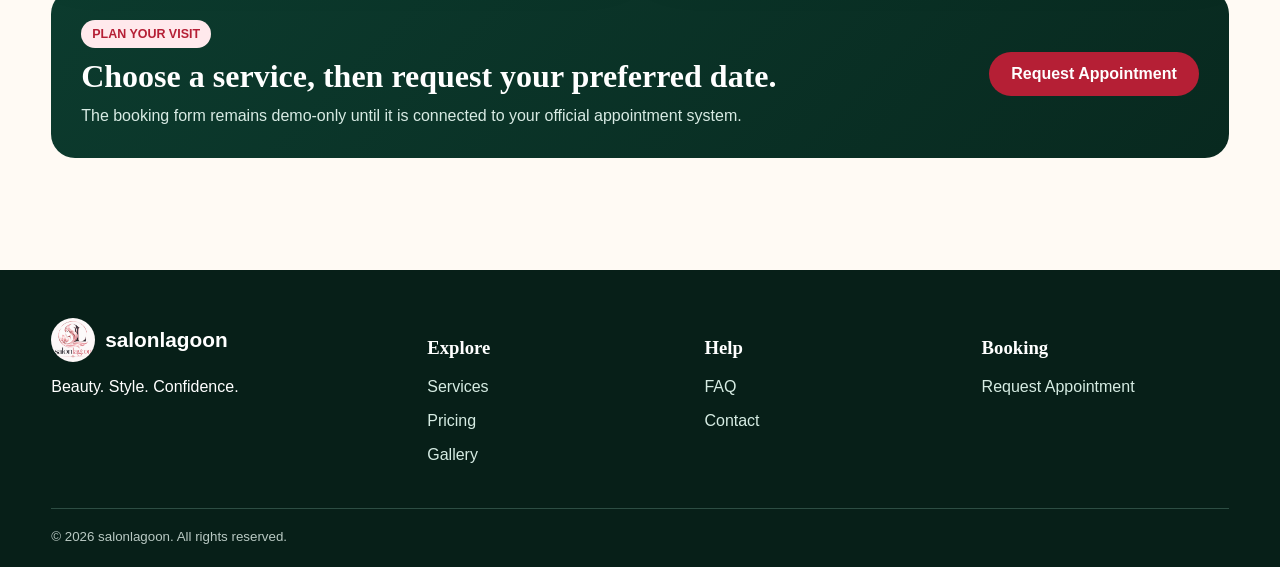
<file: pricing.html>
<!doctype html><html lang="en"><head><meta charset="utf-8"><meta name="viewport" content="width=device-width,initial-scale=1"><title>Sample Pricing | salonlagoon</title><meta name="description" content="Sample salon service pricing layout for salonlagoon."><link rel="icon" href="favicon.png"><link rel="stylesheet" href="styles.css"></head><body>
<div class="topbar">SALONLAGOON · BEAUTY · STYLE · CONFIDENCE</div><nav class="nav"><div class="wrap"><a class="brand" href="index.html"><img src="assets/logo.png" alt="salonlagoon logo">salonlagoon</a><div class="menu"><a href="index.html">Home</a><a href="services.html">Services</a><a href="hair.html">Hair</a><a href="beauty.html">Beauty</a><a href="pricing.html">Pricing</a><a href="gallery.html">Gallery</a><a href="about.html">About</a><a href="faq.html">FAQ</a><a href="contact.html">Contact</a></div><a class="btn btn-red" href="booking.html">Book Now</a></div></nav>
<section class="page-hero pricing-hero"><div class="wrap"><span class="badge">SAMPLE PRICE MENU</span><h1>Beauty Services & Prices</h1><p>A polished pricing layout for salonlagoon. Every price below is a demo placeholder until your official salon pricing is confirmed.</p></div></section>
<main class="section"><div class="wrap">
<div class="pricing-notice"><strong>Demo pricing only.</strong> Replace these sample prices with your official service list before publishing the site as a live salon menu.</div>
<div class="pricing-grid">
<section class="price-card"><div class="price-card-head"><span>01</span><div><h2>Hair Styling</h2><p>Cut, finish and event styling</p></div></div><div class="price-list">
<div class="price-row"><div><strong>Signature Cut</strong><small>Cut and polished finish</small></div><b>$55</b></div>
<div class="price-row"><div><strong>Blowout</strong><small>Smooth or volume finish</small></div><b>$45</b></div>
<div class="price-row"><div><strong>Silk Press</strong><small>Sleek styling concept</small></div><b>$75</b></div>
<div class="price-row"><div><strong>Event Styling</strong><small>Special-occasion styling</small></div><b>$95</b></div>
</div></section>
<section class="price-card"><div class="price-card-head"><span>02</span><div><h2>Color & Care</h2><p>Color concepts and treatments</p></div></div><div class="price-list">
<div class="price-row"><div><strong>Root Color</strong><small>Single-process root refresh</small></div><b>$85</b></div>
<div class="price-row"><div><strong>Full Color</strong><small>All-over color concept</small></div><b>$120</b></div>
<div class="price-row"><div><strong>Highlights</strong><small>Dimensional highlight service</small></div><b>$140</b></div>
<div class="price-row"><div><strong>Balayage</strong><small>Custom dimensional color</small></div><b>$175</b></div>
<div class="price-row"><div><strong>Deep Conditioning</strong><small>Hair-care add-on concept</small></div><b>$35</b></div>
</div></section>
<section class="price-card"><div class="price-card-head"><span>03</span><div><h2>Makeup & Beauty</h2><p>Beauty looks and facial care</p></div></div><div class="price-list">
<div class="price-row"><div><strong>Soft Glam Makeup</strong><small>Modern polished beauty look</small></div><b>$85</b></div>
<div class="price-row"><div><strong>Bridal Makeup</strong><small>Special-event beauty concept</small></div><b>$140</b></div>
<div class="price-row"><div><strong>Express Facial</strong><small>Quick facial-care concept</small></div><b>$65</b></div>
<div class="price-row"><div><strong>Signature Facial</strong><small>Extended facial-care concept</small></div><b>$95</b></div>
<div class="price-row"><div><strong>Brow Shaping</strong><small>Clean brow styling concept</small></div><b>$25</b></div>
</div></section>
<section class="price-card"><div class="price-card-head"><span>04</span><div><h2>Nails & Wellness</h2><p>Finishing touches and self-care</p></div></div><div class="price-list">
<div class="price-row"><div><strong>Classic Manicure</strong><small>Basic nail-care concept</small></div><b>$35</b></div>
<div class="price-row"><div><strong>Classic Pedicure</strong><small>Basic foot-care concept</small></div><b>$50</b></div>
<div class="price-row"><div><strong>Gel Manicure</strong><small>Long-wear polish concept</small></div><b>$50</b></div>
<div class="price-row"><div><strong>Relaxation Session</strong><small>Personal-care concept</small></div><b>$90</b></div>
</div></section>
</div>
<div class="pricing-cta"><div><span class="badge">PLAN YOUR VISIT</span><h2>Choose a service, then request your preferred date.</h2><p>The booking form remains demo-only until it is connected to your official appointment system.</p></div><a class="btn btn-red" href="booking.html">Request Appointment</a></div>
</div></main>
<footer class="footer"><div class="wrap footer-grid"><div><a class="brand" style="color:#fff" href="index.html"><img src="assets/logo.png" alt="salonlagoon logo">salonlagoon</a><p>Beauty. Style. Confidence.</p></div><div><h3>Explore</h3><p><a href="services.html">Services</a></p><p><a href="pricing.html">Pricing</a></p><p><a href="gallery.html">Gallery</a></p></div><div><h3>Help</h3><p><a href="faq.html">FAQ</a></p><p><a href="contact.html">Contact</a></p></div><div><h3>Booking</h3><p><a href="booking.html">Request Appointment</a></p></div></div><div class="wrap" style="margin-top:28px;border-top:1px solid #2d4d43;padding-top:18px"><small>© <span id="year"></span> salonlagoon. All rights reserved.</small></div></footer><script src="script.js"></script></body></html>
</file>
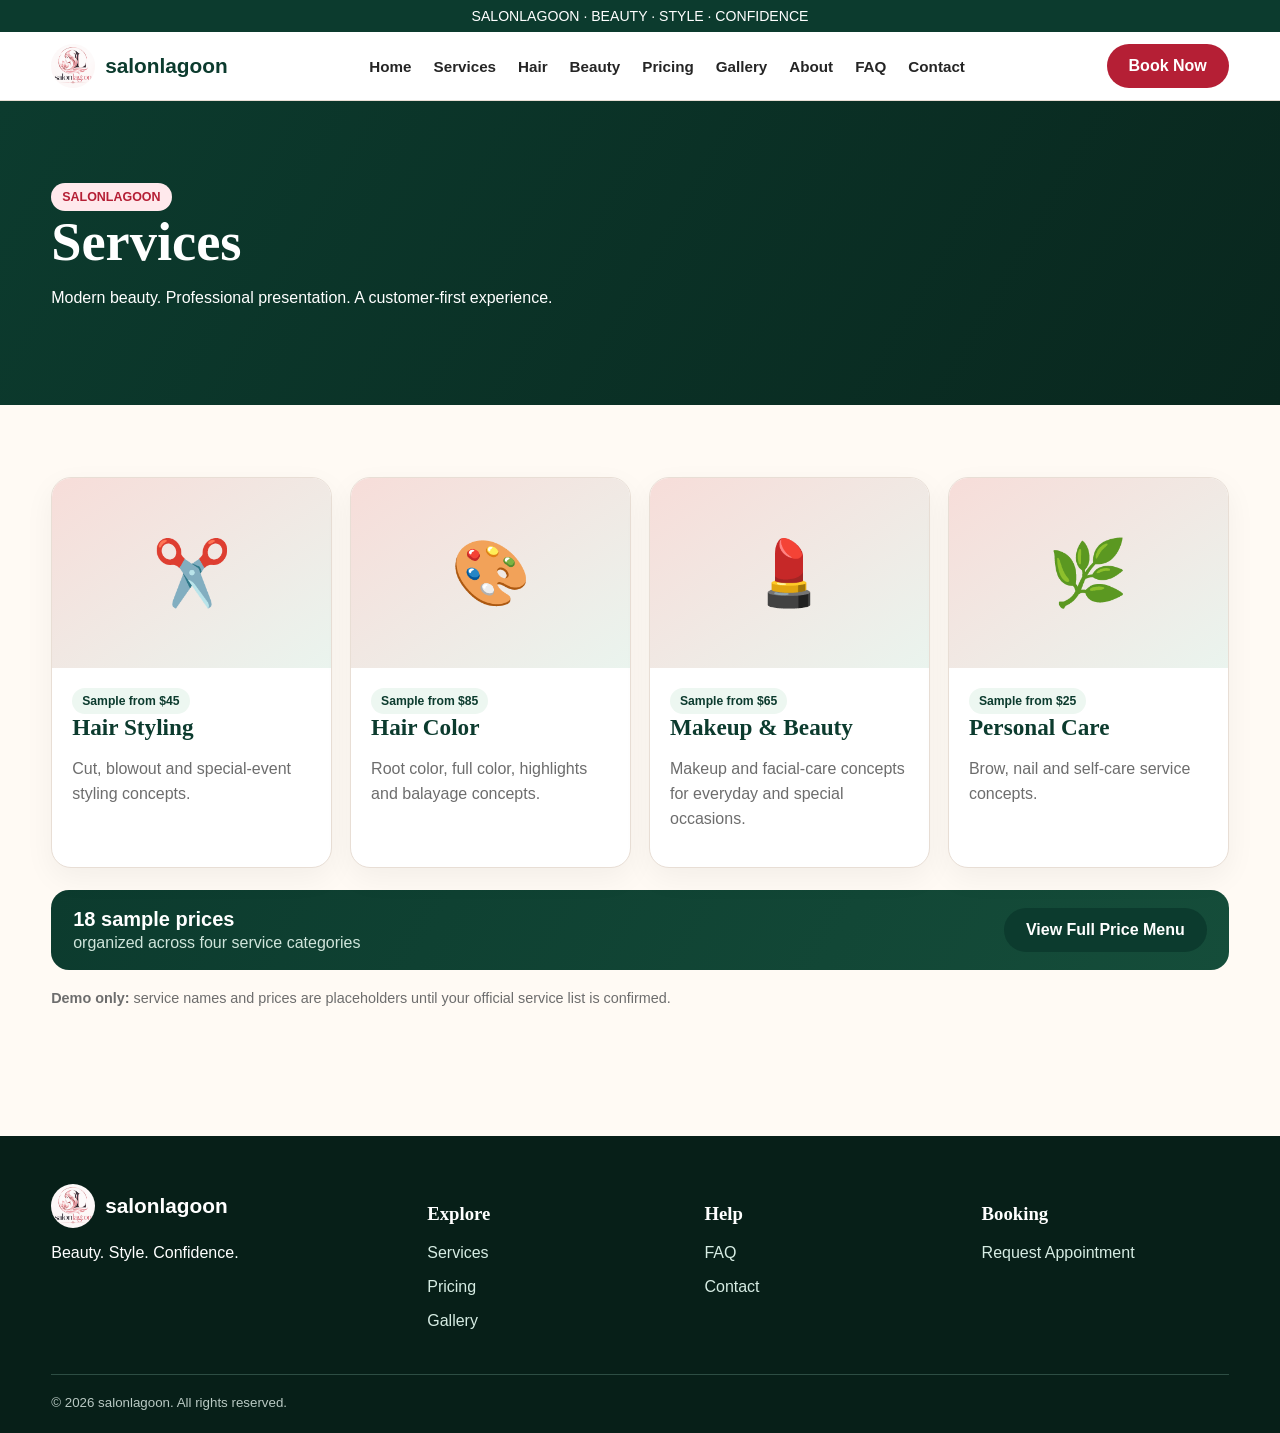
<file: services.html>
<!doctype html><html lang="en"><head><meta charset="utf-8"><meta name="viewport" content="width=device-width,initial-scale=1"><title>Services | salonlagoon</title><link rel="icon" href="favicon.png"><link rel="stylesheet" href="styles.css"></head><body><div class="topbar">SALONLAGOON · BEAUTY · STYLE · CONFIDENCE</div><nav class="nav"><div class="wrap"><a class="brand" href="index.html"><img src="assets/logo.png" alt="salonlagoon logo">salonlagoon</a><div class="menu"><a href="index.html">Home</a><a href="services.html">Services</a><a href="hair.html">Hair</a><a href="beauty.html">Beauty</a><a href="pricing.html">Pricing</a><a href="gallery.html">Gallery</a><a href="about.html">About</a><a href="faq.html">FAQ</a><a href="contact.html">Contact</a></div><a class="btn btn-red" href="booking.html">Book Now</a></div></nav><section class="page-hero"><div class="wrap"><span class="badge">SALONLAGOON</span><h1>Services</h1><p>Modern beauty. Professional presentation. A customer-first experience.</p></div></section><main class="section"><div class="wrap"><div class="cards"><div class="card"><div class="card-media">✂️</div><div class="card-body"><span class="pill">Sample from $45</span><h3>Hair Styling</h3><p>Cut, blowout and special-event styling concepts.</p></div></div><div class="card"><div class="card-media">🎨</div><div class="card-body"><span class="pill">Sample from $85</span><h3>Hair Color</h3><p>Root color, full color, highlights and balayage concepts.</p></div></div><div class="card"><div class="card-media">💄</div><div class="card-body"><span class="pill">Sample from $65</span><h3>Makeup & Beauty</h3><p>Makeup and facial-care concepts for everyday and special occasions.</p></div></div><div class="card"><div class="card-media">🌿</div><div class="card-body"><span class="pill">Sample from $25</span><h3>Personal Care</h3><p>Brow, nail and self-care service concepts.</p></div></div></div><div class="pricing-mini"><div><strong>18 sample prices</strong><span>organized across four service categories</span></div><a class="btn btn-green" href="pricing.html">View Full Price Menu</a></div><p class="notice" style="margin-top:18px"><strong>Demo only:</strong> service names and prices are placeholders until your official service list is confirmed.</p></div></main><footer class="footer"><div class="wrap footer-grid"><div><a class="brand" style="color:#fff" href="index.html"><img src="assets/logo.png">salonlagoon</a><p>Beauty. Style. Confidence.</p></div><div><h3>Explore</h3><p><a href="services.html">Services</a></p><p><a href="pricing.html">Pricing</a></p><p><a href="gallery.html">Gallery</a></p></div><div><h3>Help</h3><p><a href="faq.html">FAQ</a></p><p><a href="contact.html">Contact</a></p></div><div><h3>Booking</h3><p><a href="booking.html">Request Appointment</a></p></div></div><div class="wrap" style="margin-top:28px;border-top:1px solid #2d4d43;padding-top:18px"><small>© <span id="year"></span> salonlagoon. All rights reserved.</small></div></footer><script src="script.js"></script></body></html>
</file>
<file: styles.css>
:root{--green:#0c3b2e;--green2:#154d3a;--red:#b51f35;--red2:#8d1628;--cream:#fffaf4;--ink:#1a1a1a;--muted:#6d6d6d;--card:#ffffff;--line:#e8ded5;--gold:#c79b55}*{box-sizing:border-box}html{scroll-behavior:smooth}body{margin:0;font-family:Inter,Arial,sans-serif;color:var(--ink);background:var(--cream)}h1,h2,h3{font-family:Georgia,'Times New Roman',serif}.wrap{width:min(1180px,92%);margin:auto}.topbar{background:var(--green);color:#fff;font-size:.88rem;padding:8px 0;text-align:center}.nav{background:#fff;position:sticky;top:0;z-index:20;border-bottom:1px solid var(--line)}.nav .wrap{display:flex;align-items:center;justify-content:space-between;gap:24px;padding:12px 0}.brand{display:flex;align-items:center;gap:10px;font-weight:700;font-size:1.3rem;color:var(--green);text-decoration:none}.brand img{width:44px;height:44px;border-radius:50%;object-fit:cover}.menu{display:flex;gap:22px;flex-wrap:wrap}.menu a{color:#252525;text-decoration:none;font-weight:600;font-size:.95rem}.menu a:hover{color:var(--red)}.btn{display:inline-block;border:none;border-radius:999px;padding:13px 22px;font-weight:700;text-decoration:none;cursor:pointer}.btn-red{background:var(--red);color:#fff}.btn-green{background:var(--green);color:#fff}.btn-outline{border:1px solid var(--green);color:var(--green);background:transparent}.hero{min-height:610px;background:linear-gradient(90deg,rgba(0,32,23,.94) 0%,rgba(0,32,23,.68) 38%,rgba(0,0,0,.05) 75%),url('assets/hero-home.png') center/cover no-repeat;display:flex;align-items:center;color:#fff}.hero-card{max-width:620px;padding:70px 0}.eyebrow{text-transform:uppercase;letter-spacing:.24em;font-size:.82rem;font-weight:800;color:#ffd8dc}.hero h1{font-size:clamp(3rem,6vw,5.7rem);line-height:.93;margin:14px 0}.hero h1 span{color:#ff5f70}.hero p{font-size:1.15rem;line-height:1.7;max-width:560px}.hero-actions{display:flex;gap:12px;flex-wrap:wrap;margin-top:26px}.strip{display:grid;grid-template-columns:repeat(4,1fr);background:#fff;border-bottom:1px solid var(--line)}.strip div{padding:22px;border-right:1px solid var(--line);text-align:center}.strip strong{display:block;color:var(--green);margin-bottom:5px}.section{padding:72px 0}.section-title{display:flex;justify-content:space-between;align-items:end;gap:20px;margin-bottom:28px}.section-title h2{font-size:2.5rem;margin:0;color:var(--green)}.section-title p{max-width:620px;color:var(--muted);line-height:1.6;margin:0}.cards{display:grid;grid-template-columns:repeat(4,1fr);gap:18px}.card{background:#fff;border:1px solid var(--line);border-radius:20px;overflow:hidden;box-shadow:0 10px 30px rgba(0,0,0,.05)}.card-media{height:190px;background:linear-gradient(145deg,#f7ddd9,#eaf4ee);display:grid;place-items:center;font-size:4rem}.card-body{padding:20px}.card h3{margin:0 0 8px;font-size:1.45rem;color:var(--green)}.card p{color:var(--muted);line-height:1.55}.split{display:grid;grid-template-columns:1.1fr .9fr;gap:24px}.panel{border-radius:24px;padding:34px;background:#fff;border:1px solid var(--line)}.panel.dark{background:var(--green);color:#fff}.panel.red{background:linear-gradient(135deg,var(--red),var(--red2));color:#fff}.panel h2{font-size:2.2rem;margin-top:0}.list{display:grid;gap:12px}.list div{padding:14px 0;border-bottom:1px solid rgba(255,255,255,.22)}.gallery{display:grid;grid-template-columns:2fr 1fr 1fr;gap:14px}.gallery .tile{min-height:220px;border-radius:18px;background:linear-gradient(135deg,#d3ebe1,#ffd9dd);display:flex;align-items:end;padding:22px;font-weight:700;color:var(--green)}.gallery .tile:first-child{grid-row:span 2;min-height:454px;background:linear-gradient(160deg,#0f4d38,#d84555);color:#fff}.form-grid{display:grid;grid-template-columns:repeat(2,1fr);gap:14px}.field{display:flex;flex-direction:column;gap:7px}.field input,.field select,.field textarea{padding:13px 14px;border:1px solid #d7d1cb;border-radius:12px;background:#fff;font:inherit}.field textarea{min-height:120px}.notice{font-size:.9rem;color:var(--muted);line-height:1.5}.footer{background:#071f18;color:#fff;padding:48px 0 22px;margin-top:40px}.footer-grid{display:grid;grid-template-columns:1.4fr 1fr 1fr 1fr;gap:30px}.footer a{color:#d6ece3;text-decoration:none}.footer small{color:#b9c9c3}.page-hero{padding:82px 0;background:linear-gradient(120deg,var(--green),#09271e);color:#fff}.page-hero h1{font-size:3.4rem;margin:0 0 12px}.badge{display:inline-block;background:#ffe9ec;color:var(--red);padding:7px 11px;border-radius:999px;font-weight:800;font-size:.78rem}.price{font-weight:800;color:var(--red);font-size:1.1rem}.product-grid{display:grid;grid-template-columns:repeat(3,1fr);gap:18px}.product{background:#fff;border:1px solid var(--line);border-radius:18px;padding:18px}.product .photo{height:180px;border-radius:14px;background:linear-gradient(145deg,#eaf6ef,#fbdfe2);display:grid;place-items:center;font-size:3rem}.product h3{margin-bottom:6px}.pill{display:inline-block;font-size:.76rem;border-radius:999px;padding:6px 10px;background:#edf7f1;color:var(--green);font-weight:700}.faq details{background:#fff;border:1px solid var(--line);border-radius:14px;padding:16px 18px;margin-bottom:12px}.faq summary{font-weight:700;cursor:pointer;color:var(--green)}@media(max-width:900px){.cards,.product-grid{grid-template-columns:repeat(2,1fr)}.split,.footer-grid{grid-template-columns:1fr 1fr}.gallery{grid-template-columns:1fr 1fr}.gallery .tile:first-child{grid-column:1/-1;grid-row:auto}.strip{grid-template-columns:1fr 1fr}.nav .wrap{align-items:flex-start}.menu{gap:12px}.hero{min-height:560px;background-position:center}.hero-card{padding:55px 0}}@media(max-width:620px){.cards,.product-grid,.split,.form-grid,.footer-grid,.gallery,.strip{grid-template-columns:1fr}.menu{display:none}.section{padding:50px 0}.hero h1{font-size:3.2rem}.page-hero h1{font-size:2.6rem}}

/* V2 pricing system */
.pricing-hero{background:linear-gradient(120deg,#071f18 0%,#0c3b2e 58%,#7d1224 140%)}
.pricing-notice{margin-bottom:28px;padding:16px 20px;border:1px solid #efd5d8;border-left:5px solid var(--red);border-radius:14px;background:#fff8f8;color:#5f2931;line-height:1.55}.pricing-grid{display:grid;grid-template-columns:repeat(2,1fr);gap:22px}.price-card{background:#fff;border:1px solid var(--line);border-radius:22px;overflow:hidden;box-shadow:0 15px 45px rgba(7,31,24,.08)}.price-card-head{display:flex;gap:16px;align-items:center;padding:24px;background:linear-gradient(135deg,#f0f6f2,#fff5f5);border-bottom:1px solid var(--line)}.price-card-head>span{width:48px;height:48px;border-radius:50%;display:grid;place-items:center;background:var(--green);color:#fff;font-weight:900}.price-card-head h2{margin:0;color:var(--green);font-size:1.8rem}.price-card-head p{margin:4px 0 0;color:var(--muted)}.price-list{padding:4px 24px 18px}.price-row{display:flex;justify-content:space-between;gap:20px;align-items:center;padding:17px 0;border-bottom:1px dashed #e5d9d0}.price-row:last-child{border-bottom:none}.price-row strong{display:block;color:#203b33}.price-row small{display:block;color:var(--muted);margin-top:4px}.price-row b{color:var(--red);font-size:1.25rem;white-space:nowrap}.pricing-cta{margin-top:30px;background:linear-gradient(135deg,var(--green),#08291f);color:#fff;border-radius:24px;padding:30px;display:flex;align-items:center;justify-content:space-between;gap:24px}.pricing-cta h2{font-size:2rem;margin:10px 0 8px}.pricing-cta p{margin:0;color:#d8ebe4;max-width:720px;line-height:1.6}.service-price-grid{display:grid;grid-template-columns:repeat(4,1fr);gap:16px}.service-price{background:#fff;border:1px solid var(--line);border-radius:18px;padding:20px;box-shadow:0 10px 28px rgba(0,0,0,.05)}.service-price span{font-size:.72rem;font-weight:900;letter-spacing:.16em;color:var(--red)}.service-price h3{margin:8px 0 5px;color:var(--green);font-size:1.25rem}.service-price p{margin:0 0 18px;color:var(--muted);font-size:.92rem}.service-price strong{font-size:1.45rem;color:var(--red)}.pricing-mini{margin-top:22px;background:linear-gradient(120deg,#0c3b2e,#154d3a);color:#fff;border-radius:18px;padding:18px 22px;display:flex;justify-content:space-between;gap:18px;align-items:center}.pricing-mini strong{display:block;font-size:1.25rem}.pricing-mini span{display:block;color:#cfe5db;margin-top:3px}.pricing-preview{background:#fff}.price-chips{display:grid;grid-template-columns:repeat(5,1fr);gap:12px}.price-chips a{background:#f4f8f5;border:1px solid #d8e7df;border-radius:16px;padding:18px;text-decoration:none;color:var(--green);transition:.2s}.price-chips a:hover{transform:translateY(-2px);border-color:var(--red)}.price-chips span{display:block;font-size:.85rem;color:var(--muted);margin-bottom:6px}.price-chips strong{font-size:1.15rem}.pricing-disclaimer{margin-top:12px;color:var(--muted);font-size:.85rem}
@media(max-width:900px){.pricing-grid{grid-template-columns:1fr}.service-price-grid{grid-template-columns:repeat(2,1fr)}.price-chips{grid-template-columns:repeat(2,1fr)}.pricing-cta{align-items:flex-start;flex-direction:column}}
@media(max-width:620px){.service-price-grid,.price-chips{grid-template-columns:1fr}.pricing-mini{align-items:flex-start;flex-direction:column}.price-row{align-items:flex-start}.price-card-head{align-items:flex-start}}
</file>
